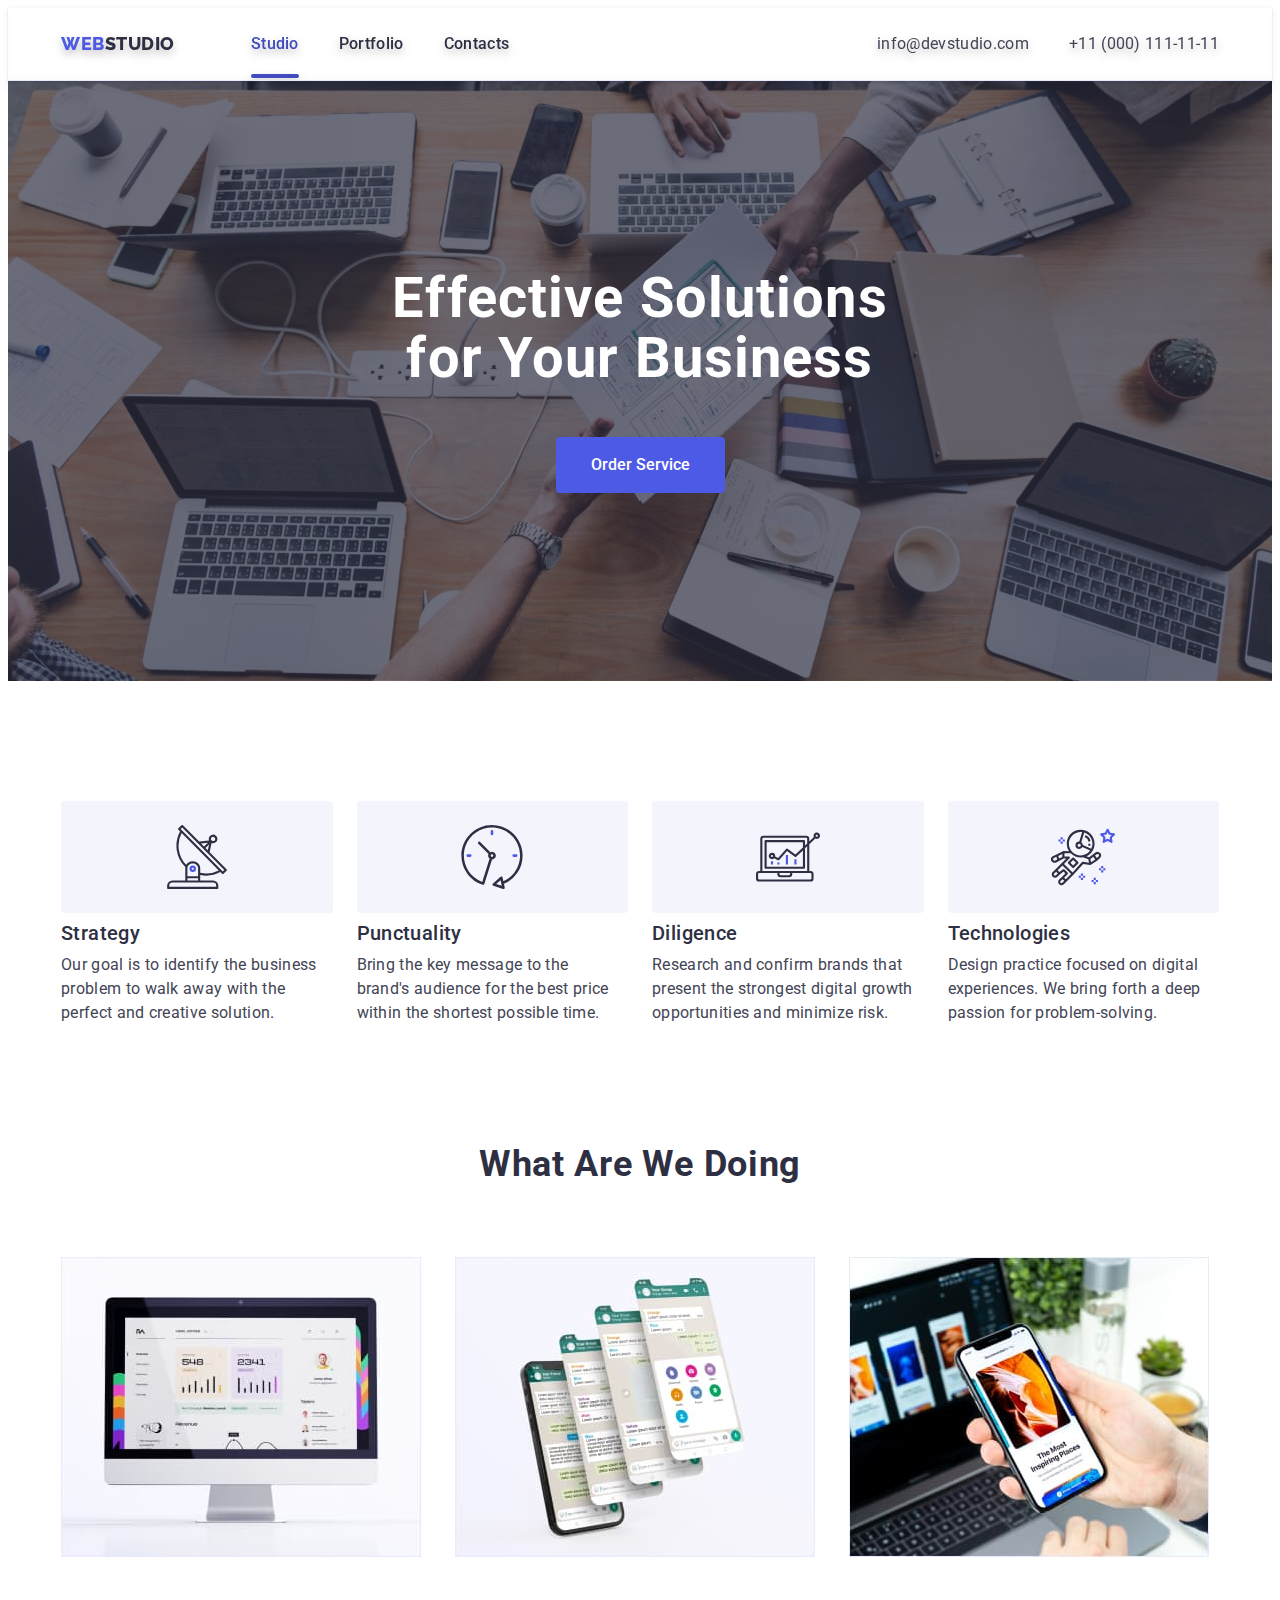
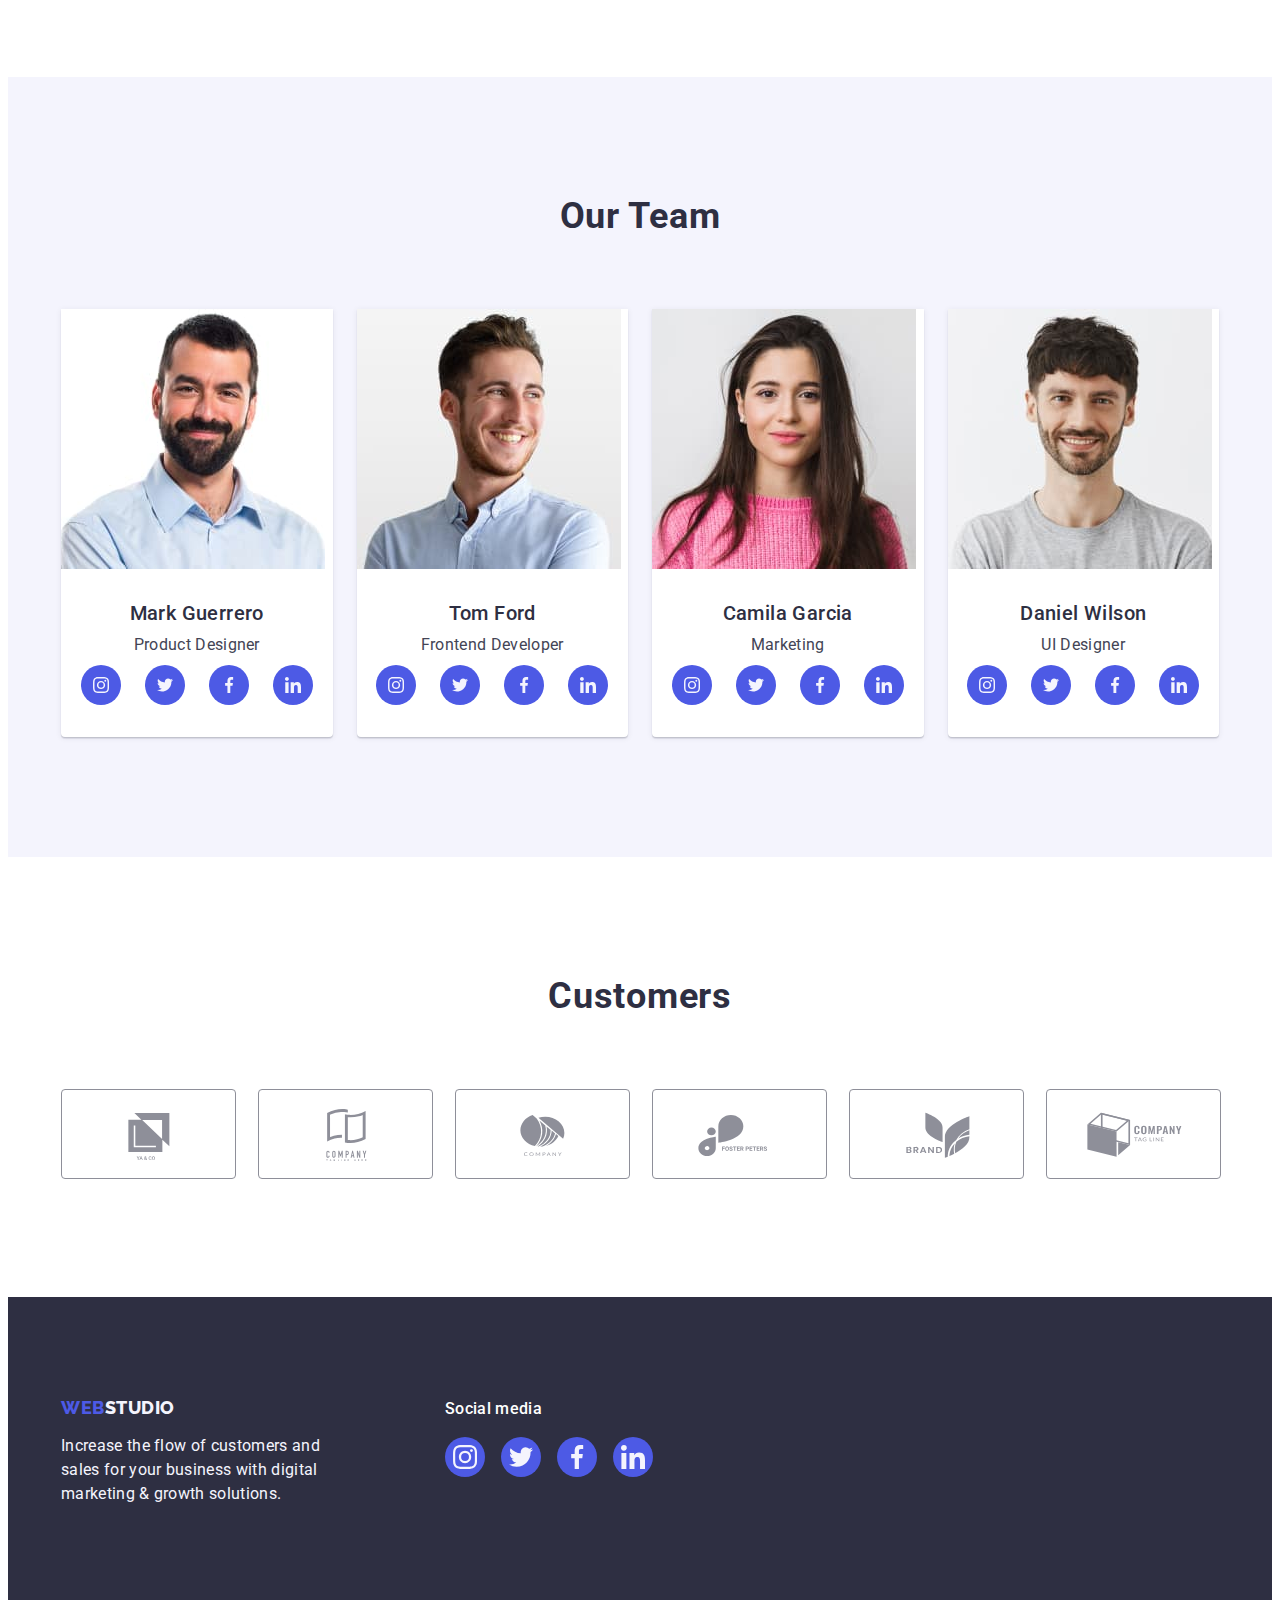
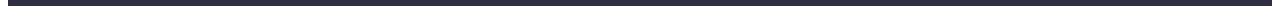
<file: index.html>
<!DOCTYPE html>
<html lang="en">
  <head>
    <meta charset="UTF-8" />
    <meta http-equiv="X-UA-Compatible" content="IE=edge" />
    <meta name="viewport" content="width=device-width, initial-scale=1.0" />
    <title>Document</title>
    <link rel="preconnect" href="https://fonts.googleapis.com" />
    <link rel="preconnect" href="https://fonts.gstatic.com" crossorigin />
    <link
      href="https://fonts.googleapis.com/css2?family=Raleway:wght@800&family=Roboto:wght@400;500;700&display=swap"
      rel="stylesheet"
    />
    <link
      rel="stylesheet"
      href="https://cdnjs.cloudflare.com/ajax/libs/modern-normalize/2.0.0/modern-normalize.min.css"
      integrity="sha512-4xo8blKMVCiXpTaLzQSLSw3KFOVPWhm/TRtuPVc4WG6kUgjH6J03IBuG7JZPkcWMxJ5huwaBpOpnwYElP/m6wg=="
      crossorigin="anonymous"
      referrerpolicy="no-referrer"
    />
    <link rel="stylesheet" href="./css/styles.css" />
  </head>
  <body>
    <header class="header">
      <div class="container header-container">
        <nav class="header-navigation">
          <a class="header-title link" href="./index.html"
            >Web<span class="header-title-half">Studio</span></a
          >
          <ul class="header-list list">
            <li class="header-item">
              <a class="header-link current link" href="./index.html">Studio</a>
            </li>
            <li class="header-item">
              <a class="header-link link" href="./portfolio.html">Portfolio</a>
            </li>
            <li class="header-item">
              <a class="header-link link" href="">Contacts</a>
            </li>
          </ul>
        </nav>
        <address class="header-address">
          <ul class="header-address-list list">
            <li class="header-address-item">
              <a
                class="header-address-link link"
                href="mailto:info@devstudio.com"
                >info@devstudio.com</a
              >
            </li>
            <li class="header-address-item">
              <a class="header-address-link link" href="tel:+110001111111"
                >+11 (000) 111-11-11</a
              >
            </li>
          </ul>
        </address>
      </div>
    </header>

    <main>
      <section class="hero">
        <div class="container">
          <h1 class="hero-title">Effective Solutions for Your Business</h1>
          <button type="button" class="hero-btn" data-modal-open>Order Service</button>
        </div>
      </section>

      <section class="goal">
        <div class="container">
          <h2 class="visually-hidden goal-title-one">Our goal</h2>
          <ul class="goal-list list">
            <li class="goal-item">
              <div class="goal-icons">
                <svg class="goal-icon" width="64" height="64">
                  <use href="./images/icons.svg#icon-antenna"></use>
                </svg>
              </div>
              <h3 class="secondary-title">Strategy</h3>
              <p class="goal-text">
                Our goal is to identify the business problem to walk away with
                the perfect and creative solution.
              </p>
            </li>
            <li class="goal-item">
              <div class="goal-icons">
                <svg class="goal-icon" width="64" height="64">
                  <use href="./images/icons.svg#icon-clock"></use>
                </svg>
              </div>
              <h3 class="secondary-title">Punctuality</h3>
              <p class="goal-text">
                Bring the key message to the brand's audience for the best price
                within the shortest possible time.
              </p>
            </li>
            <li class="goal-item">
              <div class="goal-icons">
                <svg class="goal-icon" width="64" height="64">
                  <use href="./images/icons.svg#icon-diagram"></use>
                </svg>
              </div>
              <h3 class="secondary-title">Diligence</h3>
              <p class="goal-text">
                Research and confirm brands that present the strongest digital
                growth opportunities and minimize risk.
              </p>
            </li>
            <li class="goal-item">
              <div class="goal-icons">
                <svg class="goal-icon" width="64" height="64">
                  <use href="./images/icons.svg#icon-astronaut"></use>
                </svg>
              </div>
              <h3 class="secondary-title">Technologies</h3>
              <p class="goal-text">
                Design practice focused on digital experiences. We bring forth a
                deep passion for problem-solving.
              </p>
            </li>
          </ul>
        </div>
      </section>

      <section class="about">
        <div class="container">
          <h2 class="about-title top-title">What are we doing</h2>
          <ul class="about-list list">
            <li class="about-item">
              <img
                class="about-pic"
                src="./images/img1.jpg"
                alt="Technologies"
                width="360"
                height="300"
              />
            </li>
            <li class="about-item">
              <img
                class="about-pic"
                src="./images/img2.jpg"
                alt="Technologies"
                width="360"
                height="300"
              />
            </li>
            <li class="about-item">
              <img
                class="about-pic"
                src="./images/img3.jpg"
                alt="Technologies"
                width="360"
                height="300"
              />
            </li>
          </ul>
        </div>
      </section>

      <section class="team">
        <div class="container">
          <h2 class="team-title top-title">Our Team</h2>
          <ul class="team-list list">
            <li class="team-item">
              <img
                src="./images/img(1).jpg"
                alt="our team"
                width="264"
                height="260"
              />
              <div class="team-wrap">
                <h3 class="secondary-title">Mark Guerrero</h3>
                <p class="team-text top-text">Product Designer</p>
                <ul class="team-icon-list list">
                  <li class="team-icon-item">
                    <a
                      href=""
                      class="team-icon-link link"
                      target="_blank"
                      rel="noreferrer noopener"
                    >
                      <svg class="team-soc-icons" width="16" height="16">
                        <use href="./images/icons.svg#icon-instagram"></use>
                      </svg>
                    </a>
                  </li>
                  <li class="team-icon-item">
                    <a
                      href=""
                      class="team-icon-link link"
                      target="_blank"
                      rel="noreferrer noopener"
                    >
                      <svg class="team-soc-icons" width="16" height="16">
                        <use href="./images/icons.svg#icon-twitter"></use>
                      </svg>
                    </a>
                  </li>
                  <li class="team-icon-item">
                    <a
                      href=""
                      class="team-icon-link link"
                      target="_blank"
                      rel="noreferrer noopener"
                    >
                      <svg class="team-soc-icons" width="16" height="16">
                        <use href="./images/icons.svg#icon-facebook"></use>
                      </svg>
                    </a>
                  </li>
                  <li class="team-icon-item">
                    <a
                      href=""
                      class="team-icon-link link"
                      target="_blank"
                      rel="noreferrer noopener"
                    >
                      <svg class="team-soc-icons" width="16" height="16">
                        <use href="./images/icons.svg#icon-linkedin"></use>
                      </svg>
                    </a>
                  </li>
                </ul>
              </div>
            </li>
            <li class="team-item">
              <img
                src="./images/img(2).jpg"
                alt="our team"
                width="264"
                height="260"
              />
              <div class="team-wrap">
                <h3 class="secondary-title">Tom Ford</h3>
                <p class="team-text top-text">Frontend Developer</p>
                <ul class="team-icon-list list">
                  <li class="team-icon-item">
                    <a
                      href=""
                      class="team-icon-link link"
                      target="_blank"
                      rel="noreferrer noopener"
                    >
                      <svg class="team-soc-icons" width="16" height="16">
                        <use href="./images/icons.svg#icon-instagram"></use>
                      </svg>
                    </a>
                  </li>
                  <li class="team-icon-item">
                    <a
                      href=""
                      class="team-icon-link link"
                      target="_blank"
                      rel="noreferrer noopener"
                    >
                      <svg class="team-soc-icons" width="16" height="16">
                        <use href="./images/icons.svg#icon-twitter"></use>
                      </svg>
                    </a>
                  </li>
                  <li class="team-icon-item">
                    <a
                      href=""
                      class="team-icon-link link"
                      target="_blank"
                      rel="noreferrer noopener"
                    >
                      <svg class="team-soc-icons" width="16" height="16">
                        <use href="./images/icons.svg#icon-facebook"></use>
                      </svg>
                    </a>
                  </li>
                  <li class="team-icon-item">
                    <a
                      href=""
                      class="team-icon-link link"
                      target="_blank"
                      rel="noreferrer noopener"
                    >
                      <svg class="team-soc-icons" width="16" height="16">
                        <use href="./images/icons.svg#icon-linkedin"></use>
                      </svg>
                    </a>
                  </li>
                </ul>
              </div>
            </li>
            <li class="team-item">
              <img
                src="./images/img(3).jpg"
                alt="our team"
                width="264"
                height="260"
              />
              <div class="team-wrap">
                <h3 class="secondary-title">Camila Garcia</h3>
                <p class="team-text top-text">Marketing</p>
                <ul class="team-icon-list list">
                  <li class="team-icon-item">
                    <a
                      href=""
                      class="team-icon-link link"
                      target="_blank"
                      rel="noreferrer noopener"
                    >
                      <svg class="team-soc-icons" width="16" height="16">
                        <use href="./images/icons.svg#icon-instagram"></use>
                      </svg>
                    </a>
                  </li>
                  <li class="team-icon-item">
                    <a
                      href=""
                      class="team-icon-link link"
                      target="_blank"
                      rel="noreferrer noopener"
                    >
                      <svg class="team-soc-icons" width="16" height="16">
                        <use href="./images/icons.svg#icon-twitter"></use>
                      </svg>
                    </a>
                  </li>
                  <li class="team-icon-item">
                    <a
                      href=""
                      class="team-icon-link link"
                      target="_blank"
                      rel="noreferrer noopener"
                    >
                      <svg class="team-soc-icons" width="16" height="16">
                        <use href="./images/icons.svg#icon-facebook"></use>
                      </svg>
                    </a>
                  </li>
                  <li class="team-icon-item">
                    <a
                      href=""
                      class="team-icon-link link"
                      target="_blank"
                      rel="noreferrer noopener"
                    >
                      <svg class="team-soc-icons" width="16" height="16">
                        <use href="./images/icons.svg#icon-linkedin"></use>
                      </svg>
                    </a>
                  </li>
                </ul>
              </div>
            </li>
            <li class="team-item">
              <img
                src="./images/img(4).jpg"
                alt="our team"
                width="264"
                height="260"
              />
              <div class="team-wrap">
                <h3 class="secondary-title">Daniel Wilson</h3>
                <p class="team-text top-text">UI Designer</p>
                <ul class="team-icon-list list">
                  <li class="team-icon-item">
                    <a
                      href=""
                      class="team-icon-link link"
                      target="_blank"
                      rel="noreferrer noopener"
                    >
                      <svg class="team-soc-icons" width="16" height="16">
                        <use href="./images/icons.svg#icon-instagram"></use>
                      </svg>
                    </a>
                  </li>
                  <li class="team-icon-item">
                    <a
                      href=""
                      class="team-icon-link link"
                      target="_blank"
                      rel="noreferrer noopener"
                    >
                      <svg class="team-soc-icons" width="16" height="16">
                        <use href="./images/icons.svg#icon-twitter"></use>
                      </svg>
                    </a>
                  </li>
                  <li class="team-icon-item">
                    <a
                      href=""
                      class="team-icon-link link"
                      target="_blank"
                      rel="noreferrer noopener"
                    >
                      <svg class="team-soc-icons" width="16" height="16">
                        <use href="./images/icons.svg#icon-facebook"></use>
                      </svg>
                    </a>
                  </li>
                  <li class="team-icon-item">
                    <a
                      href=""
                      class="team-icon-link link"
                      target="_blank"
                      rel="noreferrer noopener"
                    >
                      <svg class="team-soc-icons" width="16" height="16">
                        <use href="./images/icons.svg#icon-linkedin"></use>
                      </svg>
                    </a>
                  </li>
                </ul>
              </div>
            </li>
          </ul>
        </div>
      </section>
      <section class="customers">
        <div class="container">
          <h2 class="customers-title top-title">Customers</h2>
          <ul class="customers-list list">
            <li class="customers-item">
              <a href="" class="customers-link link"
                ><svg class="customers-icon" width="104" height="56">
                  <use href="./images/icons.svg#icon-logo1"></use>
                </svg>
              </a>
            </li>
            <li class="customers-item">
              <a href="" class="customers-link link"
                ><svg class="customers-icon" width="104" height="56">
                  <use href="./images/icons.svg#icon-logo2"></use></svg
              ></a>
            </li>
            <li class="customers-item">
              <a href="" class="customers-link link"
                ><svg class="customers-icon" width="104" height="56">
                  <use href="./images/icons.svg#icon-logo3"></use></svg
              ></a>
            </li>
            <li class="customers-item">
              <a href="" class="customers-link link"
                ><svg class="customers-icon" width="104" height="56">
                  <use href="./images/icons.svg#icon-logo4"></use></svg
              ></a>
            </li>
            <li class="customers-item">
              <a href="" class="customers-link link"
                ><svg class="customers-icon" width="104" height="56">
                  <use href="./images/icons.svg#icon-logo5"></use></svg
              ></a>
            </li>
            <li class="customers-item">
              <a href="" class="customers-link link"
                ><svg class="customers-icon" width="104" height="56">
                  <use href="./images/icons.svg#icon-logo6"></use></svg
              ></a>
            </li>
          </ul>
        </div>
      </section>
    </main>

    <footer class="footer">
      <div class="container icon-container">
        <div class="footer-container">
        <a class="footer-title link" href="./index.html"
          >Web<span class="footer-title-half">Studio</span></a
        >
        <p class="footer-text">
          Increase the flow of customers and sales for your business with
          digital marketing & growth solutions.
        </div>
        <div class="container-soc">
        <p class="footer-icon-text">Social media</p>
        <ul class="footer-icon-list list">
          <li class="footer-icon-item">
            <a
              href=""
              class="footer-icon-link link"
              target="_blank"
              rel="noreferrer noopener"
            >
              <svg class="footer-soc-icons" width="24" height="24">
                <use href="./images/icons.svg#icon-instagram"></use>
              </svg>
            </a>
          </li>
          <li class="footer-icon-item">
            <a
              href=""
              class="footer-icon-link link"
              target="_blank"
              rel="noreferrer noopener"
            >
              <svg class="footer-soc-icons" width="24" height="24">
                <use href="./images/icons.svg#icon-twitter"></use>
              </svg>
            </a>
          </li>
          <li class="footer-icon-item">
            <a
              href=""
              class="footer-icon-link link"
              target="_blank"
              rel="noreferrer noopener"
            >
              <svg class="footer-soc-icons" width="24" height="24">
                <use href="./images/icons.svg#icon-facebook"></use>
              </svg>
            </a>
          </li>
          <li class="footer-icon-item">
            <a
              href=""
              class="footer-icon-link link"
              target="_blank"
              rel="noreferrer noopener"
            >
              <svg class="footer-soc-icons" width="24" height="24">
                <use href="./images/icons.svg#icon-linkedin"></use>
              </svg>
            </a>
          </li>
        </ul>
      </div>
      </div>
    </footer>
    <div class="backdrop is-hidden" data-modal>
      <div class="modal">
        <button type="button" class="modal-close" data-modal-close>
          <svg class="modal-close-icon" width="8" height="8">
            <use href="./images/icons.svg#icon-close"></use>
          </svg>
        </button>
      </div>
    </div>
    <script src="./js/modal.js"></script>
  </body>
</html>
</file>
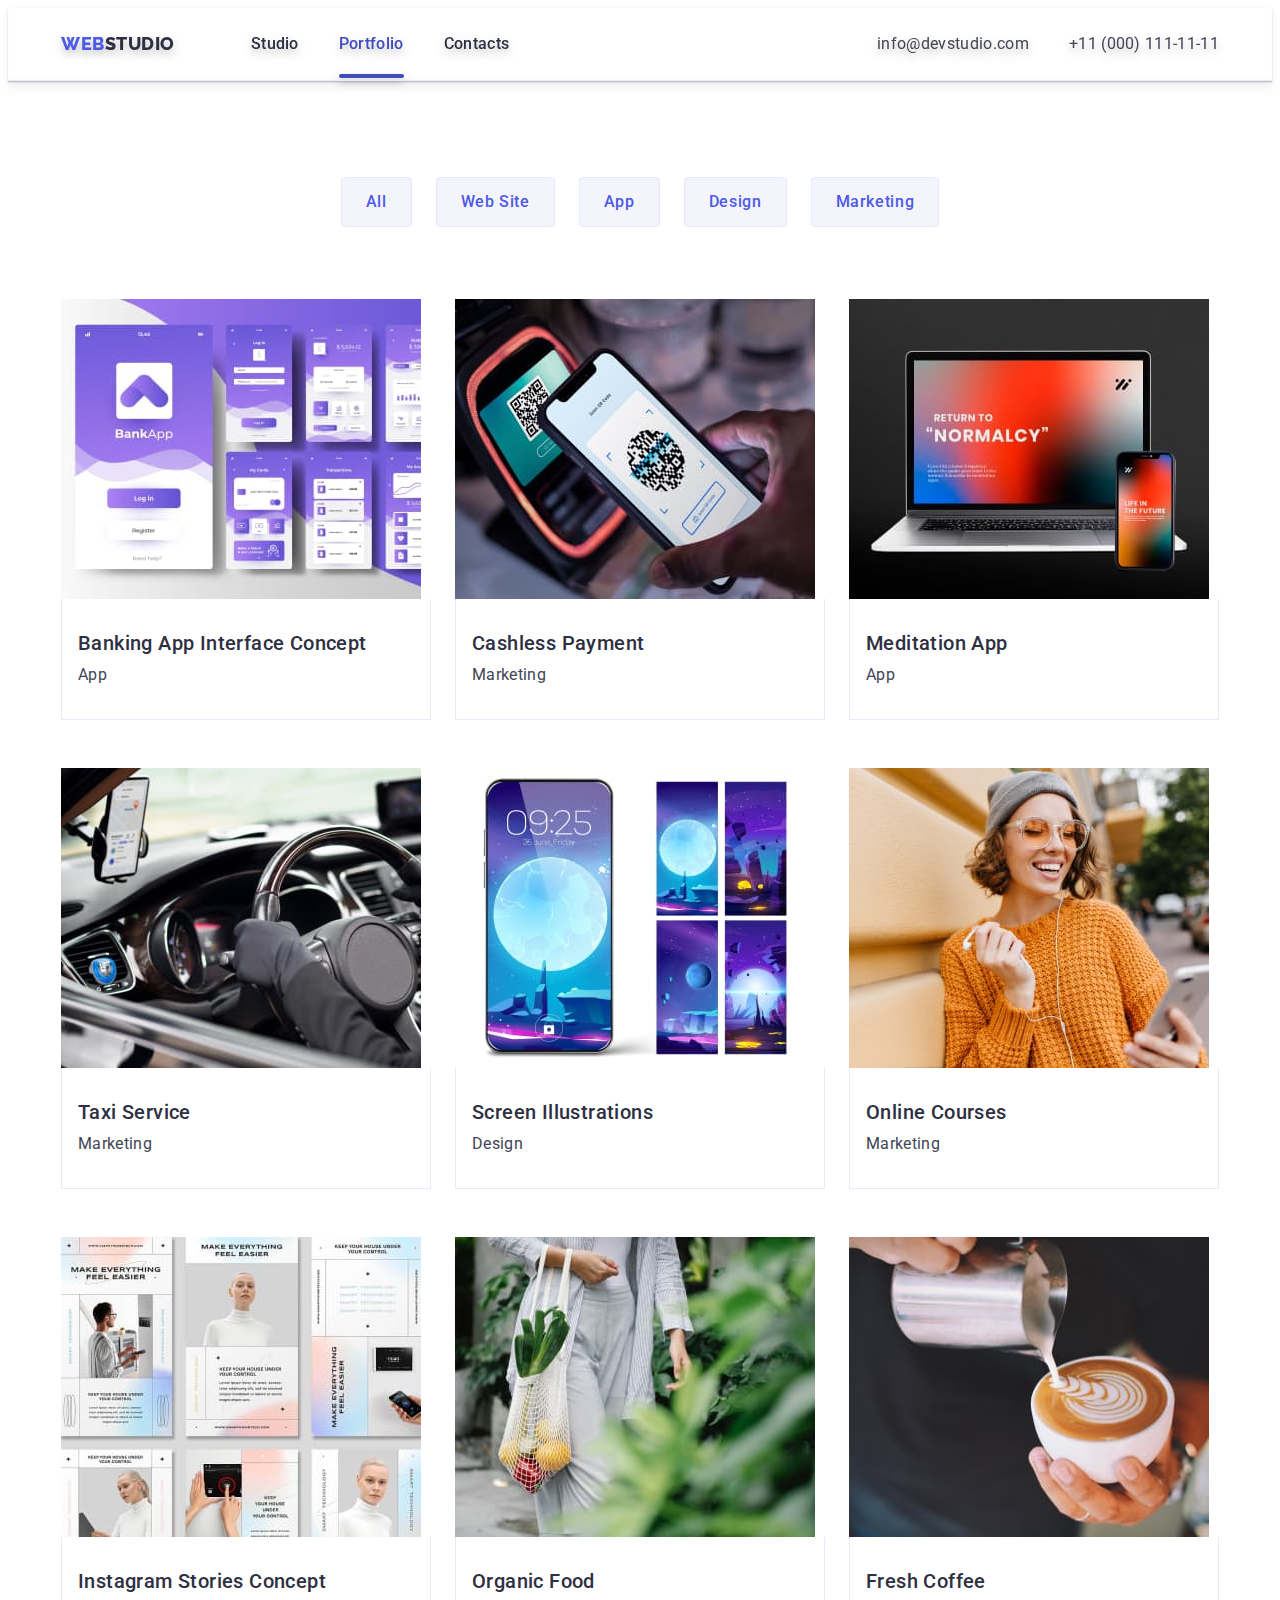
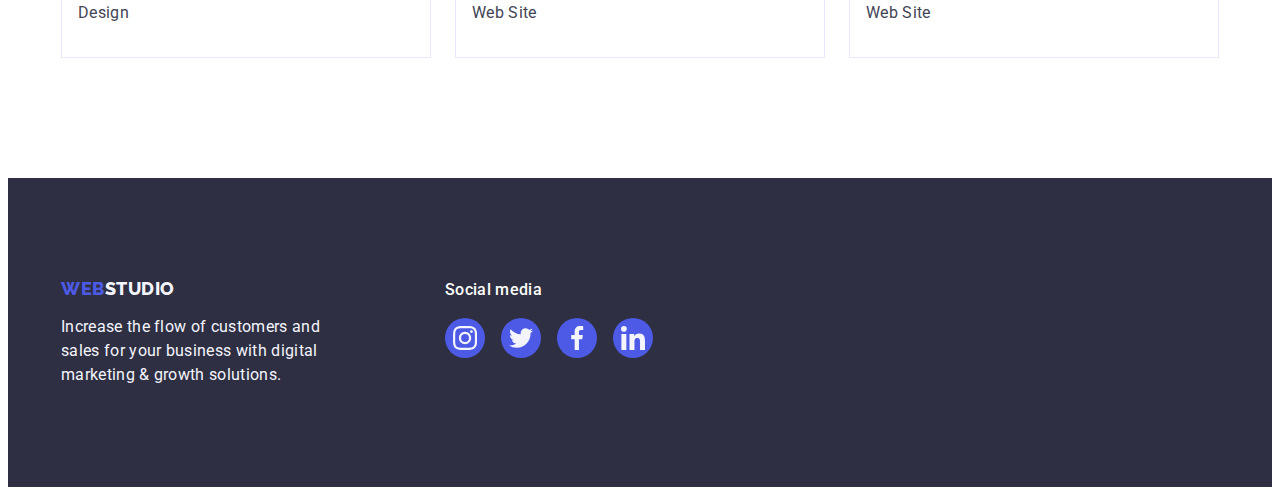
<file: portfolio.html>
<!DOCTYPE html>
<html lang="en">
  <head>
    <meta charset="UTF-8" />
    <meta http-equiv="X-UA-Compatible" content="IE=edge" />
    <meta name="viewport" content="width=device-width, initial-scale=1.0" />
    <title>Document</title>
    <link rel="preconnect" href="https://fonts.googleapis.com" />
    <link rel="preconnect" href="https://fonts.gstatic.com" crossorigin />
    <link
      href="https://fonts.googleapis.com/css2?family=Raleway:wght@800&family=Roboto:wght@400;500;700&display=swap"
      rel="stylesheet"
    />
    <link
      rel="stylesheet"
      href="https://cdnjs.cloudflare.com/ajax/libs/modern-normalize/2.0.0/modern-normalize.min.css"
      integrity="sha512-4xo8blKMVCiXpTaLzQSLSw3KFOVPWhm/TRtuPVc4WG6kUgjH6J03IBuG7JZPkcWMxJ5huwaBpOpnwYElP/m6wg=="
      crossorigin="anonymous"
      referrerpolicy="no-referrer"
    />
    <link rel="stylesheet" href="./css/styles.css" />
  </head>
  <body>
    <header class="header">
      <div class="container header-container">
        <nav class="header-navigation">
          <a class="header-title link" href="./index.html"
            >Web<span class="header-title-half">Studio</span></a
          >
          <ul class="header-list list">
            <li class="header-item">
              <a class="header-link link" href="./index.html">Studio</a>
            </li>
            <li class="header-item">
              <a class="header-link current link" href="./portfolio.html">Portfolio</a>
            </li>
            <li class="header-item">
              <a class="header-link link" href="">Contacts</a>
            </li>
          </ul>
        </nav>
        <address class="header-address">
          <ul class="header-address-list list">
            <li class="header-address-item">
              <a
                class="header-address-link link"
                href="mailto:info@devstudio.com"
                >info@devstudio.com</a
              >
            </li>
            <li class="header-address-item">
              <a class="header-address-link link" href="tel:+110001111111"
                >+11 (000) 111-11-11</a
              >
            </li>
          </ul>
        </address>
      </div>
    </header>

    <main>
      <section class="navigation-btn-section">
        <div class="container">
          <h1 hidden>Navigation</h1>
          <ul class="navigation-btn-list list">
            <li><button type="button" class="navigation-btn">All</button></li>
            <li>
              <button type="button" class="navigation-btn">Web Site</button>
            </li>
            <li><button type="button" class="navigation-btn">App</button></li>
            <li>
              <button type="button" class="navigation-btn">Design</button>
            </li>
            <li>
              <button type="button" class="navigation-btn">Marketing</button>
            </li>
          </ul>
          <ul class="images-list list">
            <li class="images-item">
              <a href="" class="images-link link">
                <div class="images-wrap">
                  <img
                    src="./images/portfolio/first_row_1.jpg"
                    alt="Banking App Interface Concept"
                  />
                  <p class="images-text">
                    14 Stylish and User-Friendly App Design Concepts · Task
                    Manager App · Calorie Tracker App · Exotic Fruit Ecommerce
                    App · Cloud Storage App
                  </p>
                </div>
                <div class="navigation-wrap">
                  <h2 class="secondary-title">Banking App Interface Concept</h2>
                  <p class="top-text">App</p>
                </div></a
              >
            </li>
            <li class="images-item">
              <a href="" class="images-link link">
                <div class="images-wrap">
                  <img
                    src="./images/portfolio/first_row_2.jpg"
                    alt="Cashless Payment"
                  />
                  <p class="images-text">
                    14 Stylish and User-Friendly App Design Concepts · Task
                    Manager App · Calorie Tracker App · Exotic Fruit Ecommerce
                    App · Cloud Storage App
                  </p>
                </div>
                <div class="navigation-wrap">
                  <h2 class="secondary-title">Cashless Payment</h2>
                  <p class="top-text">Marketing</p>
                </div></a
              >
            </li>
            <li class="images-item">
              <a href="" class="images-link link">
                <div class="images-wrap">
                  <img
                    src="./images/portfolio/first_row_3.jpg"
                    alt="Meditation App"
                  />
                  <p class="images-text">
                    14 Stylish and User-Friendly App Design Concepts · Task
                    Manager App · Calorie Tracker App · Exotic Fruit Ecommerce
                    App · Cloud Storage App
                  </p>
                </div>
                <div class="navigation-wrap">
                  <h2 class="secondary-title">Meditation App</h2>
                  <p class="top-text">App</p>
                </div></a
              >
            </li>
            <li class="images-item">
              <a href="" class="images-link link">
                <div class="images-wrap">
                  <img
                    src="./images/portfolio/second_row_1.jpg"
                    alt="Taxi Service"
                  />
                  <p class="images-text">
                    14 Stylish and User-Friendly App Design Concepts · Task
                    Manager App · Calorie Tracker App · Exotic Fruit Ecommerce
                    App · Cloud Storage App
                  </p>
                </div>
                <div class="navigation-wrap">
                  <h2 class="secondary-title">Taxi Service</h2>
                  <p class="top-text">Marketing</p>
                </div></a
              >
            </li>
            <li class="images-item">
              <a href="" class="images-link link">
                <div class="images-wrap">
                  <img
                    src="./images/portfolio/second_row_2.jpg"
                    alt="Screen Illustrations"
                  />
                  <p class="images-text">
                    14 Stylish and User-Friendly App Design Concepts · Task
                    Manager App · Calorie Tracker App · Exotic Fruit Ecommerce
                    App · Cloud Storage App
                  </p>
                </div>
                <div class="navigation-wrap">
                  <h2 class="secondary-title">Screen Illustrations</h2>
                  <p class="top-text">Design</p>
                </div></a
              >
            </li>
            <li class="images-item">
              <a href="" class="images-link link">
                <div class="images-wrap">
                  <img
                    src="./images/portfolio/second_row_3.jpg"
                    alt="Online Courses"
                  />
                  <p class="images-text">
                    14 Stylish and User-Friendly App Design Concepts · Task
                    Manager App · Calorie Tracker App · Exotic Fruit Ecommerce
                    App · Cloud Storage App
                  </p>
                </div>
                <div class="navigation-wrap">
                  <h2 class="secondary-title">Online Courses</h2>
                  <p class="top-text">Marketing</p>
                </div></a
              >
            </li>
            <li class="images-item">
              <a href="" class="images-link link">
                <div class="images-wrap">
                  <img
                    src="./images/portfolio/third_row_1.jpg"
                    alt="Instagram Stories Concept"
                  />
                  <p class="images-text">
                    14 Stylish and User-Friendly App Design Concepts · Task
                    Manager App · Calorie Tracker App · Exotic Fruit Ecommerce
                    App · Cloud Storage App
                  </p>
                </div>
                <div class="navigation-wrap">
                  <h2 class="secondary-title">Instagram Stories Concept</h2>
                  <p class="top-text">Design</p>
                </div></a
              >
            </li>
            <li class="images-item">
              <a href="" class="images-link link">
                <div class="images-wrap">
                  <img
                    src="./images/portfolio/third_row_2.jpg"
                    alt="Organic Food"
                  />
                  <p class="images-text">
                    14 Stylish and User-Friendly App Design Concepts · Task
                    Manager App · Calorie Tracker App · Exotic Fruit Ecommerce
                    App · Cloud Storage App
                  </p>
                </div>
                <div class="navigation-wrap">
                  <h2 class="secondary-title">Organic Food</h2>
                  <p class="top-text">Web Site</p>
                </div></a
              >
            </li>
            <li class="images-item">
              <a href="" class="images-link link">
                <div class="images-wrap">
                  <img
                    src="./images/portfolio/third_row_3.jpg"
                    alt="Fresh Coffee"
                  />
                  <p class="images-text">
                    14 Stylish and User-Friendly App Design Concepts · Task
                    Manager App · Calorie Tracker App · Exotic Fruit Ecommerce
                    App · Cloud Storage App
                  </p>
                </div>
                <div class="navigation-wrap">
                  <h2 class="secondary-title">Fresh Coffee</h2>
                  <p class="top-text">Web Site</p>
                </div></a
              >
            </li>
          </ul>
        </div>
      </section>
    </main>

    <footer class="footer">
      <div class="container icon-container">
        <div class="footer-container">
          <a class="footer-title link" href="./index.html"
            >Web<span class="footer-title-half">Studio</span></a
          >
          <p class="footer-text">
            Increase the flow of customers and sales for your business with
            digital marketing & growth solutions.
          </p>
        </div>

        <div class="container-soc">
          <p class="footer-icon-text">Social media</p>
          <ul class="footer-icon-list list">
            <li class="footer-icon-item">
              <a
                href=""
                class="footer-icon-link link"
                target="_blank"
                rel="noreferrer noopener"
              >
                <svg class="footer-soc-icons" width="24" height="24">
                  <use href="./images/icons.svg#icon-instagram"></use>
                </svg>
              </a>
            </li>
            <li class="footer-icon-item">
              <a
                href=""
                class="footer-icon-link link"
                target="_blank"
                rel="noreferrer noopener"
              >
                <svg class="footer-soc-icons" width="24" height="24">
                  <use href="./images/icons.svg#icon-twitter"></use>
                </svg>
              </a>
            </li>
            <li class="footer-icon-item">
              <a
                href=""
                class="footer-icon-link link"
                target="_blank"
                rel="noreferrer noopener"
              >
                <svg class="footer-soc-icons" width="24" height="24">
                  <use href="./images/icons.svg#icon-facebook"></use>
                </svg>
              </a>
            </li>
            <li class="footer-icon-item">
              <a
                href=""
                class="footer-icon-link link"
                target="_blank"
                rel="noreferrer noopener"
              >
                <svg class="footer-soc-icons" width="24" height="24">
                  <use href="./images/icons.svg#icon-linkedin"></use>
                </svg>
              </a>
            </li>
          </ul>
        </div>
      </div>
    </footer>
  </body>
</html>
</file>
<file: css/styles.css>
:root {
  --title-color: #2e2f42;
  --text-colour: #f4f4fd;
  --second-text-color: #434455;
  --first-background-color: #2e2f42;
  --second-background-color: #f4f4fd;
  --header-title-color: #4d5ae5;
  --hightlight-color: #404bbf;
  --background-color: #ffffff;
  --transition-timing: cubic-bezier(0.4, 0, 0.2, 1);
}

* {
  list-style: none;
}

body {
  color: #434455;
  background-color: var(--background-color);
  font-family: "Roboto", sans-serif;
}

p,
h1,
h2,
h3,
h4,
h5,
h6 {
  margin: 0;
}

ol,
ul {
  margin: 0;
  padding: 0;
}

img {
  display: block;
}

.container {
  width: 1158px;
  margin: 0 auto;
  padding-left: 15px;
  padding-right: 15px;
}

.list {
  list-style: none;
}
.link {
  text-decoration: none;
}
.top-text {
  font-size: 16px;
  line-height: 1.5;
  letter-spacing: 0.02em;
  color: var(--second-text-color);
}

.top-title {
  font-size: 36px;
  line-height: 1.11;
  text-align: center;
  letter-spacing: 0.02em;
  text-transform: capitalize;
  color: var(--title-color);
}

.secondary-title {
  font-weight: 500;
  font-size: 20px;
  line-height: 1.2;
  letter-spacing: 0.02em;
  color: var(--title-color);
  margin-bottom: 8px;
}

/* HEADER */

.header {
  color: #e7e9fc;
  box-shadow: 0px 2px 1px rgba(46, 47, 66, 0.08),
    0px 1px 1px rgba(46, 47, 66, 0.16), 0px 1px 6px rgba(46, 47, 66, 0.08);
  filter: drop-shadow(0px 4px 4px rgba(0, 0, 0, 0.25));
  border-bottom: 1px solid #e7e9fc;
}

.header-navigation {
  display: flex;
}

.header-list {
  display: flex;
  gap: 40px;
  position: relative;
  color: var(--hightlight-color);
  transition:  color 250ms cubic-bezier(0.4, 0, 0.2, 1);
}

.current:after{
  content: '';
  width: 100%;
  height: 4px;
  background-color: var(--hightlight-color);
  border-radius: 2px;
  position: absolute;
  left: 0;
  bottom: -1px;
}

.header-link.current  {
  color: var(--hightlight-color);
}

.header-link:focus:after{
  content: '';
  width: 100%;
  height: 4px;
  background-color: var(--hightlight-color);
  border-radius: 2px;
  position: absolute;
  bottom: -1px;
  left: 0;
}

.header-link {
  padding: 24px 0 24px;
  position: relative;
  color:var(--hightlight-color);
  transition: color 250ms cubic-bezier(0.4, 0, 0.2, 1);
}

.header-address {
  margin-left: auto;
}

.header-address-list {
  display: flex;
  gap: 40px;
  padding: 24px 0 24px;
  position: relative;
}

.header-navigation {
  display: flex;
  align-items: center;
}

.header-container {
  display: flex;
  padding: 0 15px 0 15px;
}

.header-title {
  margin-right: 76px;
}

.header-title {
  font-family: "Raleway", sans-serif;
  font-weight: 800;
  font-size: 18px;
  line-height: 1.17;
  display: flex;
  position: relative;
  align-items: center;
  letter-spacing: 0.03em;
  text-transform: uppercase;
  color: var(--header-title-color);
}

.header-title-half {
  color: var(--title-color);
  line-height: 1.17;
}

.header-link {
  font-weight: 500;
  font-size: 16px;
  line-height: 1.5;
  letter-spacing: 0.02em;
  color: var(--title-color);
  transition-property: transform;
  transition: color 250ms cubic-bezier(0.4, 0, 0.2, 1);
  /* transition-duration: 250ms;
  transition-timing-function:var(--transition-timing); */
}

.header-link:hover {
  color: var(--hightlight-color);
}

.header-link:focus {
  color: var(--hightlight-color);
}

.header-address-link {
  font-size: 16px;
  line-height: 1.5;
  letter-spacing: 0.02em;
  color: var(--second-text-color);
  transition-property: transform;
  transition: color 250ms cubic-bezier(0.4, 0, 0.2, 1)
}

.header-address {
  font-style: normal;
  transition-property: transform;
  transition-duration: 250ms;
  transition-timing-function:var(--transition-timing);
}

.header-address-link:hover {
  color: var(--hightlight-color);
}

.header-address-link:focus {
  color: var(--hightlight-color);
}

/* HERO */

.hero {
  background-color: var(--first-background-color);
  padding-top: 188px;
  padding-bottom: 188px;
  background-image: linear-gradient(
      rgba(46, 47, 66, 0.7),
      rgba(46, 47, 66, 0.7)
    ),
    url(../images/homework4/hero-bg.jpg);
  background-repeat: no-repeat;
  background-position: center;
  background-size: cover;
  max-width: 1440px;
}

.hero-title {
  font-size: 56px;
  line-height: 1.07;
  text-align: center;
  letter-spacing: 0.02em;
  color: #ffffff;
  margin-bottom: 48px;
  max-width: 496px;
  margin: 0 auto;
}

.hero-btn {
  font-family: inherit;
  font-weight: 500;
  font-size: 16px;
  line-height: 1.5;
  min-width: 169px;
  height: 56px;
  color: #ffffff;
  background: var(--header-title-color);
  cursor: pointer;
  border: none;
  display: block;
  margin: 0 auto;
  margin-top: 48px;
  border-radius: 4px;
  transition-property: transform;
  /* transition-duration: 250ms;
  transition-timing-function:var(--transition-timing); */
  transition: background-color 250ms cubic-bezier(0.4, 0, 0.2, 1); 
}

.hero-btn:hover {
  background-color: var(--hightlight-color);
}

.hero-btn:focus {
  background-color: var(--hightlight-color);
}

/* GOAL */

.goal {
  padding-top: 120px;
  padding-bottom: 120px;
}

.goal-list {
  display: flex;
  gap: 24px;
}

.goal-item {
  width: calc((100% - 72px) / 4);
}

.goal-text {
  font-size: 16px;
  line-height: 1.5;
  letter-spacing: 0.02em;
  color: #434455;
  width: 264px;
  height: 72px;
}

.goal-icons {
  justify-content: center;
  align-items: center;
  display: flex;
  width: 100%;
  height: 112px;
  left: 0px;
  top: 0px;
  background: #f4f4fd;
  border-radius: 4px;
  margin-bottom: 8px;
}

.visually-hidden {
  position: absolute;
  width: 1px;
  height: 1px;
  margin: -1px;
  border: 0;
  padding: 0;
  white-space: nowrap;
  clip-path: inset(100%);
  clip: rect(0 0 0 0);
  overflow: hidden;
}

/* ABOUT */

.about {
  padding-bottom: 120px;
}

.about-title {
  margin-bottom: 72px;
}

.about-list {
  display: flex;
  gap: 24px;
}

.about-item {
  width: calc((100% - 48px) / 3);
}

/* TEAM */

.team {
  background-color: var(--second-background-color);
  padding-top: 120px;
  padding-bottom: 120px;
}

.team-title {
  margin-bottom: 72px;
}

.team-list {
  display: flex;
  gap: 24px;
}

.team-item {
  background-color: #ffffff;
  box-shadow: 0px 1px 6px rgba(46, 47, 66, 0.08),
    0px 1px 1px rgba(46, 47, 66, 0.16), 0px 2px 1px rgba(46, 47, 66, 0.08);
  border-radius: 0px 0px 4px 4px;
  width: calc((100% - 72px) / 4);
}

.team-wrap {
  padding: 32px 16px 32px;
  text-align: center;
}

.team-text {
  text-align: center;
}

.team-icon-link {
  display: flex;
  justify-content: center;
  align-items: center;
  width: 40px;
  height: 40px;
  border-radius: 50%;
  background-color: var(--header-title-color);
  transition-property: transform;
  /* transition-duration: 250ms;
  transition-timing-function:var(--transition-timing); */
  transition: background-color 250ms cubic-bezier(0.4, 0, 0.2, 1);;
}

.team-icon-link:hover {
  background-color: var(--hightlight-color);
}

.team-icon-link:focus {
  background-color: var(--hightlight-color);
}

.team-icon-list {
  display: flex;
  justify-content: center;
  gap: 24px;
  margin-top: 8px;
}

.team-soc-icons {
  fill: #f4f4fd;
}

/* CUSTOMERS */

.customers {
  padding-top: 120px;
  padding-bottom: 120px;
}

.customers-list {
  display: flex;
  gap: 24px;
}

.customers-item {
  width: calc((100% - 120px) / 6);
  height: 88px;
}

.customers-link {
  width: 100%;
  height: 100%;
  border: 1px solid #8e8f99;
  border-radius: 4px;
  display: flex;
  align-items: center;
  justify-content: center;
  color: #8e8f99;
  transition-property: transform;
  /* transition-duration: 250ms;
  transition-timing-function:var(--transition-timing); */
  transition:border-color 250ms cubic-bezier(0.4, 0, 0.2, 1), color 250ms cubic-bezier(0.4, 0, 0.2, 1);
}

.customers-link:hover {
  border-color: var(--hightlight-color);
  color: var(--hightlight-color);
}

.customers-link:focus {
  border-color: var(--hightlight-color);
  color: var(--hightlight-color);
}

.customers-icon {
  fill: currentColor;
}

.customers-title {
  margin-bottom: 72px;
}

/* FOOTER */

.footer {
  background-color: var(--first-background-color);
  padding: 100px 0 100px;
}

.icon-container {
  display: flex;
  align-items: baseline;
}

.footer-title {
  font-family: "Raleway", sans-serif;
  font-weight: 800;
  font-size: 18px;
  line-height: 1.17;
  display: inline-block;
  align-items: center;
  letter-spacing: 0.03em;
  text-transform: uppercase;
  color: var(--header-title-color);
  margin-bottom: 16px;
}

.footer-title-half {
  color: var(--second-background-color);
  line-height: 1.17;
}

.footer-text {
  font-size: 16px;
  line-height: 1.5;
  letter-spacing: 0.02em;
  color: var(--second-background-color);
  max-width: 264px;
}

.footer-icon-list {
  display: flex;
  justify-content: center;
  gap: 16px;
}

.footer-icon-link {
  display: flex;
  justify-content: center;
  align-items: center;
  width: 40px;
  height: 40px;
  border-radius: 50%;
  background-color: var(--header-title-color);
  transition-property: transform;
  transition: background-color 250ms cubic-bezier(0.4, 0, 0.2, 1);;
  /* transition-duration: 250ms;
  transition-timing-function:var(--transition-timing); */
}

.footer-icon-link:hover {
  background-color: #31d0aa;
}

.footer-icon-link:focus {
  background-color: #31d0aa;
}

.footer-container {
  margin-right: 120px;
}

.footer-icon-text {
  font-weight: 500;
  font-size: 16px;
  line-height: 1.5;
  letter-spacing: 0.02em;
  color: #ffffff;
  margin-bottom: 16px;
}

.footer-soc-icons {
  fill: #f4f4fd;
}

/* PORTFOLIO */

.navigation-btn {
  font-family: inherit;
  font-weight: 500;
  font-size: 16px;
  line-height: 1.5;
  display: flex;
  letter-spacing: 0.04em;
  color: var(--header-title-color);
  background-color: #e7e9fc;
  border-radius: 4px;
  cursor: pointer;
  padding: 12px 24px;
  background: var(--second-background-color);
  border: 1px solid #e7e9fc;
  border-radius: 4px;
  transition-property: transform;
  transition: color 250ms cubic-bezier(0.4, 0, 0.2, 1), background-color 250ms cubic-bezier(0.4, 0, 0.2, 1), border-color 250ms cubic-bezier(0.4, 0, 0.2, 1), box-shadow 250ms cubic-bezier(0.4, 0, 0.2, 1); ;
  /* transition-duration: 250ms;
  transition-timing-function:var(--transition-timing); */
}

.navigation-btn:hover {
  color: var(--background-color);
  background-color: var(--hightlight-color);
  border: 1px solid transparent;
  box-shadow: 0px 3px 1px rgba(0, 0, 0, 0.1), 0px 2px 1px rgba(0, 0, 0, 0.08),
    0px 2px 2px rgba(0, 0, 0, 0.12);
}

.navigation-btn:focus {
  color: var(--background-color);
  background-color: var(--hightlight-color);
  border: 1px solid transparent;
  box-shadow: 0px 3px 1px rgba(0, 0, 0, 0.1), 0px 2px 1px rgba(0, 0, 0, 0.08),
    0px 2px 2px rgba(0, 0, 0, 0.12);
}

.navigation-btn-list {
  display: flex;
  justify-content: center;
  gap: 24px;
  margin-bottom: 72px;
}

/* .navigation-btn-item {
  display: block;
  margin: 0 auto;
} */

.navigation-wrap {
  padding: 32px 16px;
  border: 1px solid #e7e9fc;
  border-top: none;
}

.navigation-btn-section {
  padding: 96px 0 120px 0;
}

/* IMAGES */

.images-list {
  display: flex;
  gap: 48px 24px;
  flex-wrap: wrap;
}

.images-item {
  width: calc((100% - 48px) / 3);
}

.images-link:hover .images-text {
  transform: translateY(0%);
}

.images-link:focus .images-text {
  transform: translateY(0%);
}

.images-link {
  display: block;
  transition: box-shadow 250ms cubic-bezier(0.4, 0, 0.2, 1);
}

.images-link:hover {
  box-shadow: 0px 1px 6px rgba(46, 47, 66, 0.08),
    0px 1px 1px rgba(46, 47, 66, 0.16), 0px 2px 1px rgba(46, 47, 66, 0.08);
}

.images-link:focus {
  transform: translateY(0%);
  box-shadow: 0px 1px 6px rgba(46, 47, 66, 0.08),
    0px 1px 1px rgba(46, 47, 66, 0.16), 0px 2px 1px rgba(46, 47, 66, 0.08);
}

.images-wrap {
  position: relative;
  overflow: hidden;
}

.images-text {
  font-size: 16px;
  line-height: 1.5;
  letter-spacing: 0.02em;
  color:var(--second-background-color);
  position: absolute;
  top: 0;
  padding: 40px 32px;
  background-color: var(--header-title-color);
  height: 100%;
  transform: translateY(100%);
  transition-property: transform;
  transition-duration: 250ms;
  transition-timing-function:var(--transition-timing);
}

/* MODAL */

.backdrop {
  position: fixed;
  width: 100%;
  height: 100%;
  background-color:rgba(46, 47, 66, 0.4);
  top: 0;
  transition-property: transform;
  transition: opacity 250ms cubic-bezier(0.4, 0, 0.2, 1), visibility 250ms cubic-bezier(0.4, 0, 0.2, 1);
}

.modal {
  position: absolute;
  top: 50%;
  left: 50%;
  transform: translate(-50%, -50%) scale(1);
  transition: transform 250ms cubic-bezier(0.4, 0, 0.2, 1); 
  width: 408px;
  min-height: 584px;
  border-radius: 4px;
  box-shadow: 0px 1px 1px rgba(0, 0, 0, 0.14), 0px 1px 3px rgba(0, 0, 0, 0.12), 0px 2px 1px rgba(0, 0, 0, 0.2);
  background-color: #FCFCFC;
  padding: 24px;
}

.backdrop.is-hidden .modal {
  transform: translate(-50%, -50%) scale(0) ;
}

.modal-close {
  position: absolute;
  top: 24px;
  right: 24px;
  width: 24px;
  height: 24px;
  background-color:#E7E9FC;
  border-radius: 50%;
  border: 1px solid rgba(0, 0, 0, 0.1);
  display: flex;
  align-items: center;
  justify-content: center;
  margin-left: auto;
  color:var(--first-background-color);
  padding: 0;
  cursor: pointer;
  transition: background-color 250ms cubic-bezier(0.4, 0, 0.2, 1), border 250ms cubic-bezier(0.4, 0, 0.2, 1); 
}

.modal-close:hover {
  background-color: var(--hightlight-color);
  fill:#ffffff;
  border: none;
}

.modal-close:focus {
  background-color: var(--hightlight-color);
  fill:#ffffff;
  border: none;
}

.modal-close-icon {
  transition: fill 250ms cubic-bezier(0.4, 0, 0.2, 1);
}

.is-hidden {
  visibility: hidden;
  opacity: 0;
  pointer-events: none;
}
</file>
